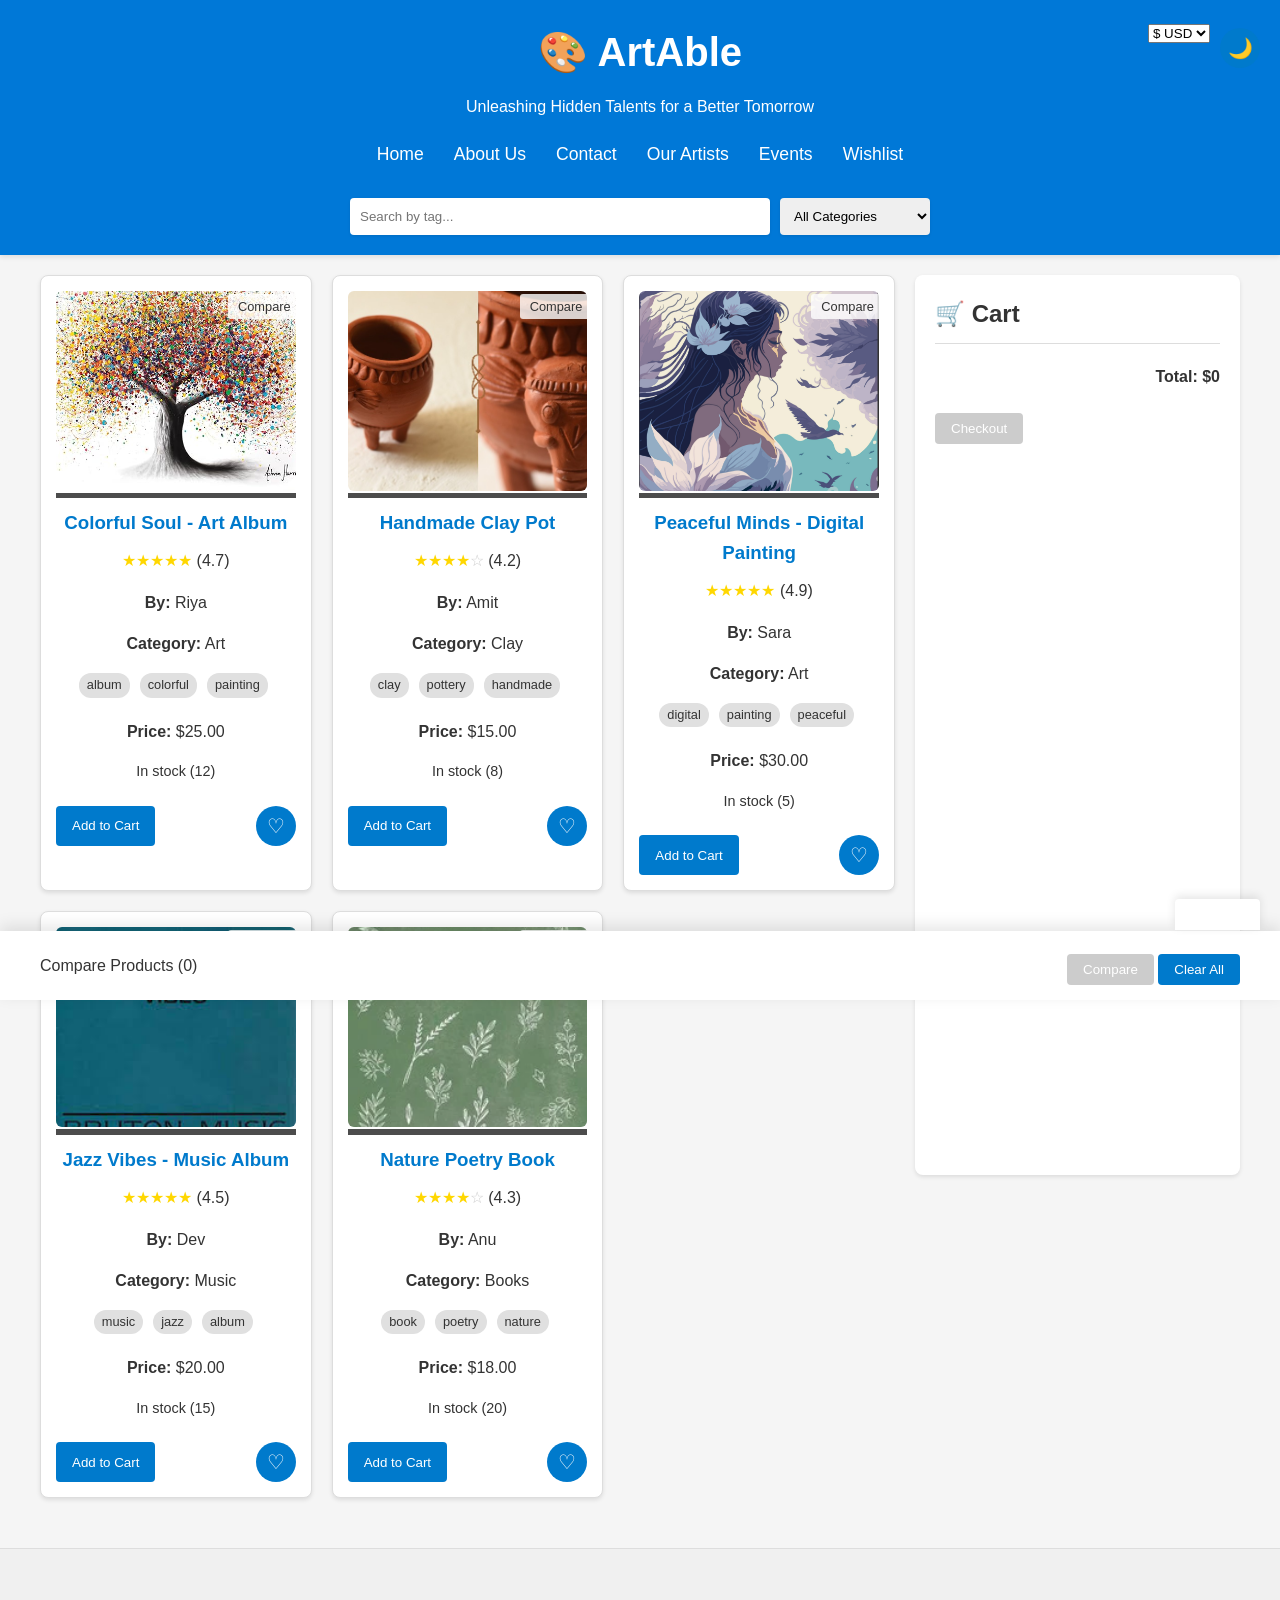
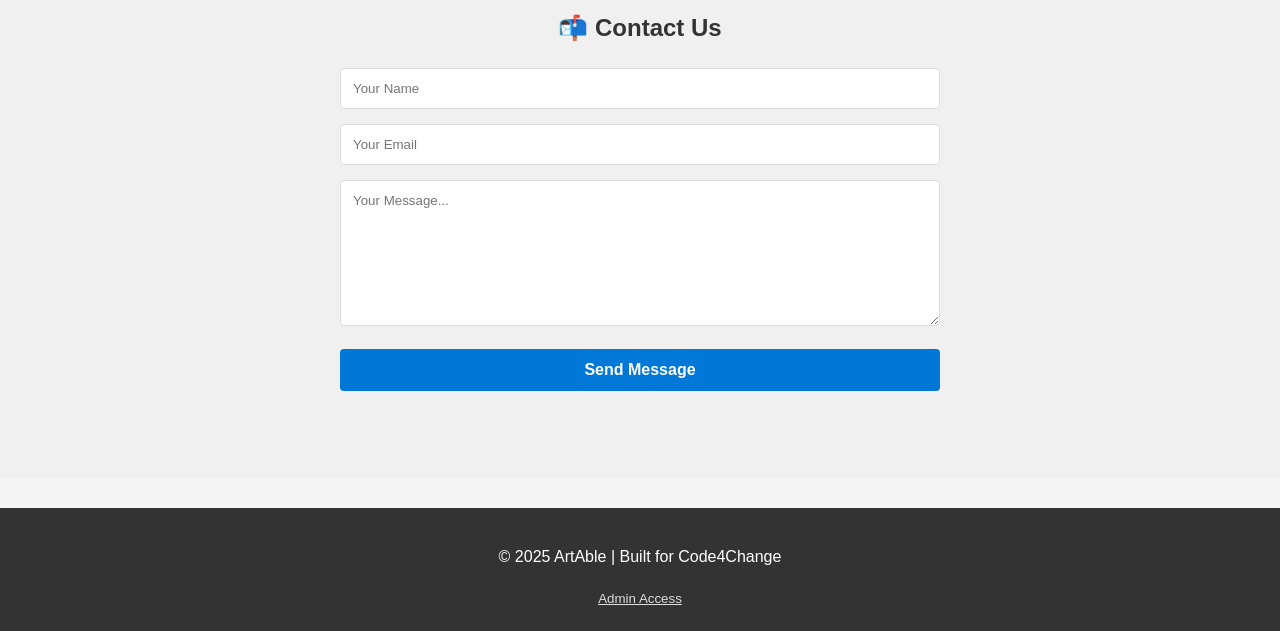
<file: index.html>
<!DOCTYPE html>
<html lang="en">
  <head>
    <meta charset="UTF-8" />
    <meta name="viewport" content="width=device-width, initial-scale=1.0" />
    <title>ArtAble - Shop Inclusive</title>
    <link rel="stylesheet" href="style.css" />
  </head>
  <body>
    <header>
      <h1>🎨 ArtAble</h1>
      <p>Unleashing Hidden Talents for a Better Tomorrow</p>
      <nav>
        <ul class="main-nav">
          <li><a href="index.html">Home</a></li>
          <li><a href="about.html">About Us</a></li>
          <li><a href="#contact">Contact</a></li>
          <li><a href="artists.html">Our Artists</a></li>
          <li><a href="events.html">Events</a></li>
        </ul>
        <div class="search-filter">
          <input type="text" id="search" placeholder="Search by tag..." />
          <select id="category-filter">
            <option value="">All Categories</option>
            <option value="Art">Art</option>
            <option value="Clay">Clay</option>
            <option value="Music">Music</option>
            <option value="Books">Books</option>
          </select>
        </div>
      </nav>
    </header>

    <main>
      <section id="products"></section>
      <aside id="cart">
        <h2>🛒 Cart</h2>
        <ul id="cart-items"></ul>
        <div id="cart-total">Total: $0</div>
        <button id="checkout-btn" disabled>Checkout</button>
      </aside>
    </main>

    <section id="contact">
      <h2>📬 Contact Us</h2>
      <form id="contact-form">
        <input type="text" name="name" placeholder="Your Name" required />
        <input type="email" name="email" placeholder="Your Email" required />
        <textarea
          name="message"
          placeholder="Your Message..."
          required
        ></textarea>
        <button type="submit">Send Message</button>
        <p id="msg-status"></p>
      </form>
    </section>

    <footer>
      <p>&copy; 2025 ArtAble | Built for Code4Change</p>
      <small><a href="admin.html">Admin Access</a></small>
    </footer>
    <script src="script.js"></script>
  </body>
</html>
</file>
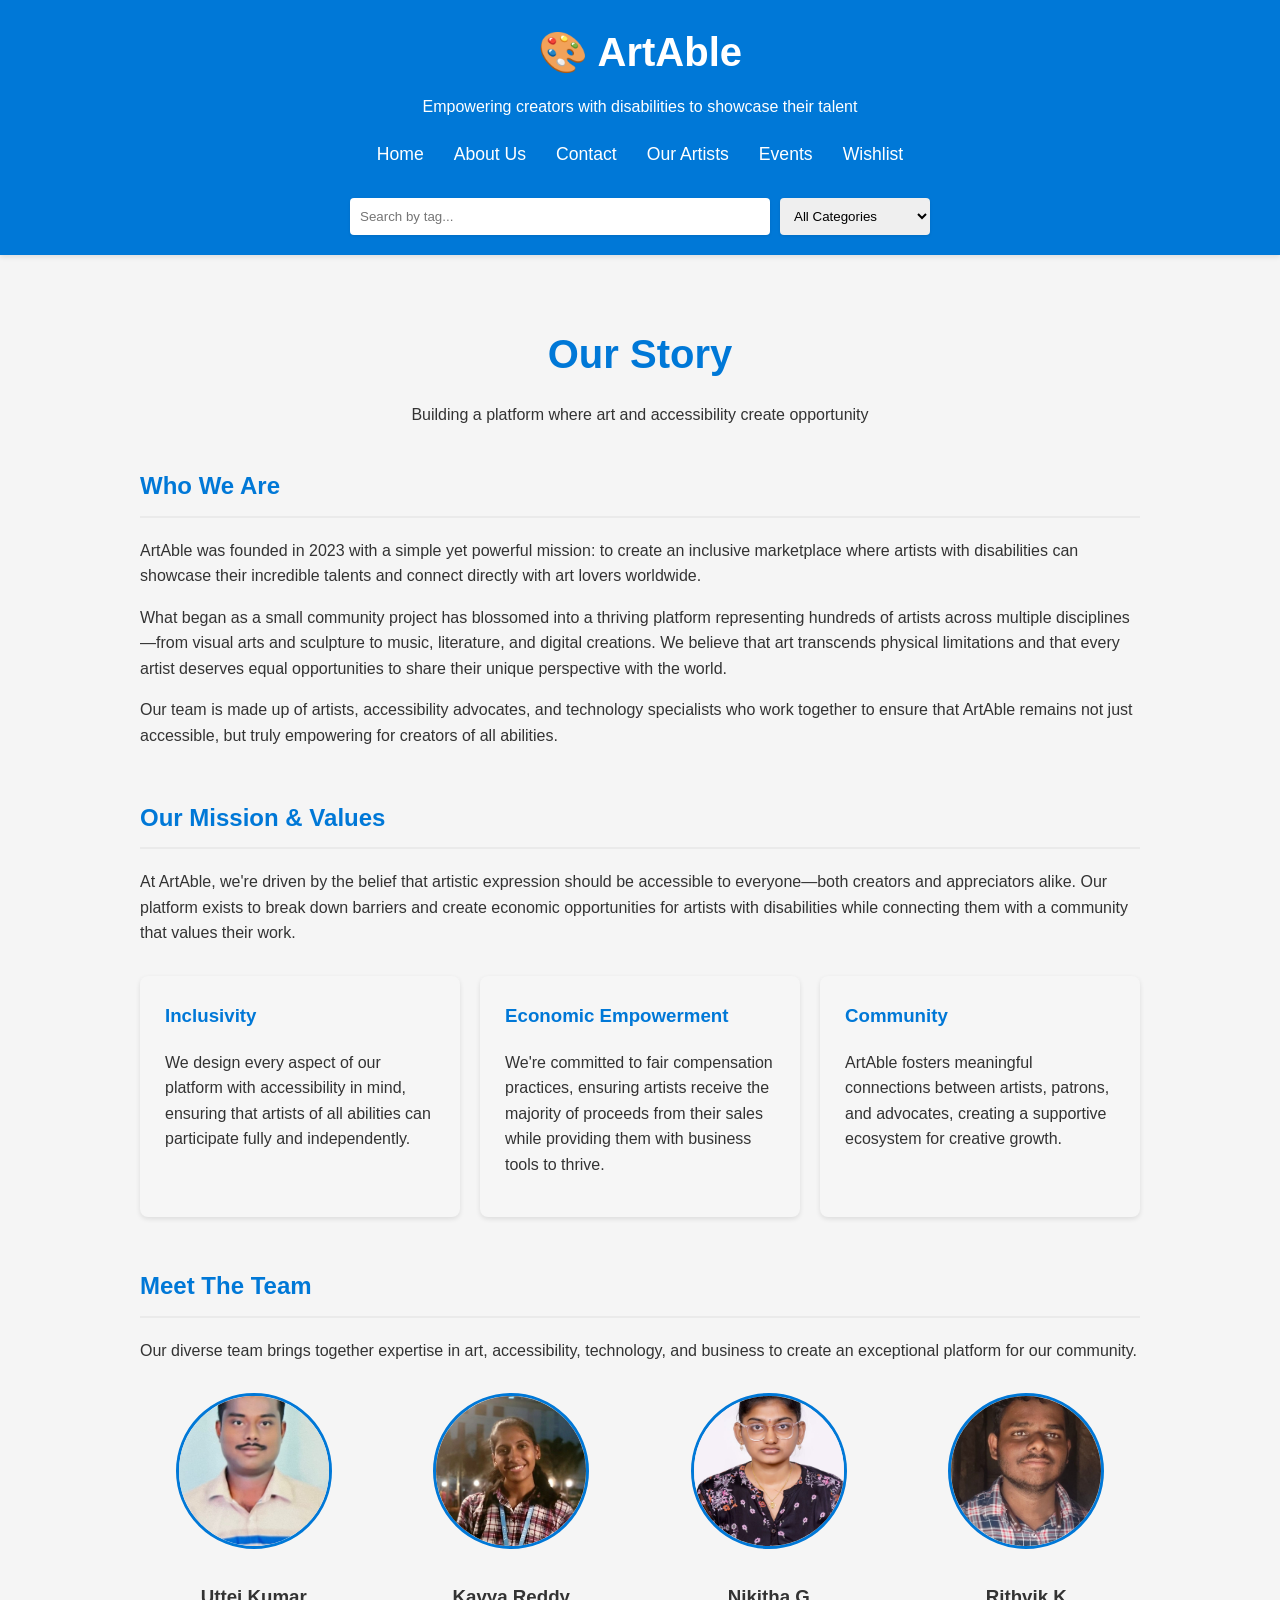
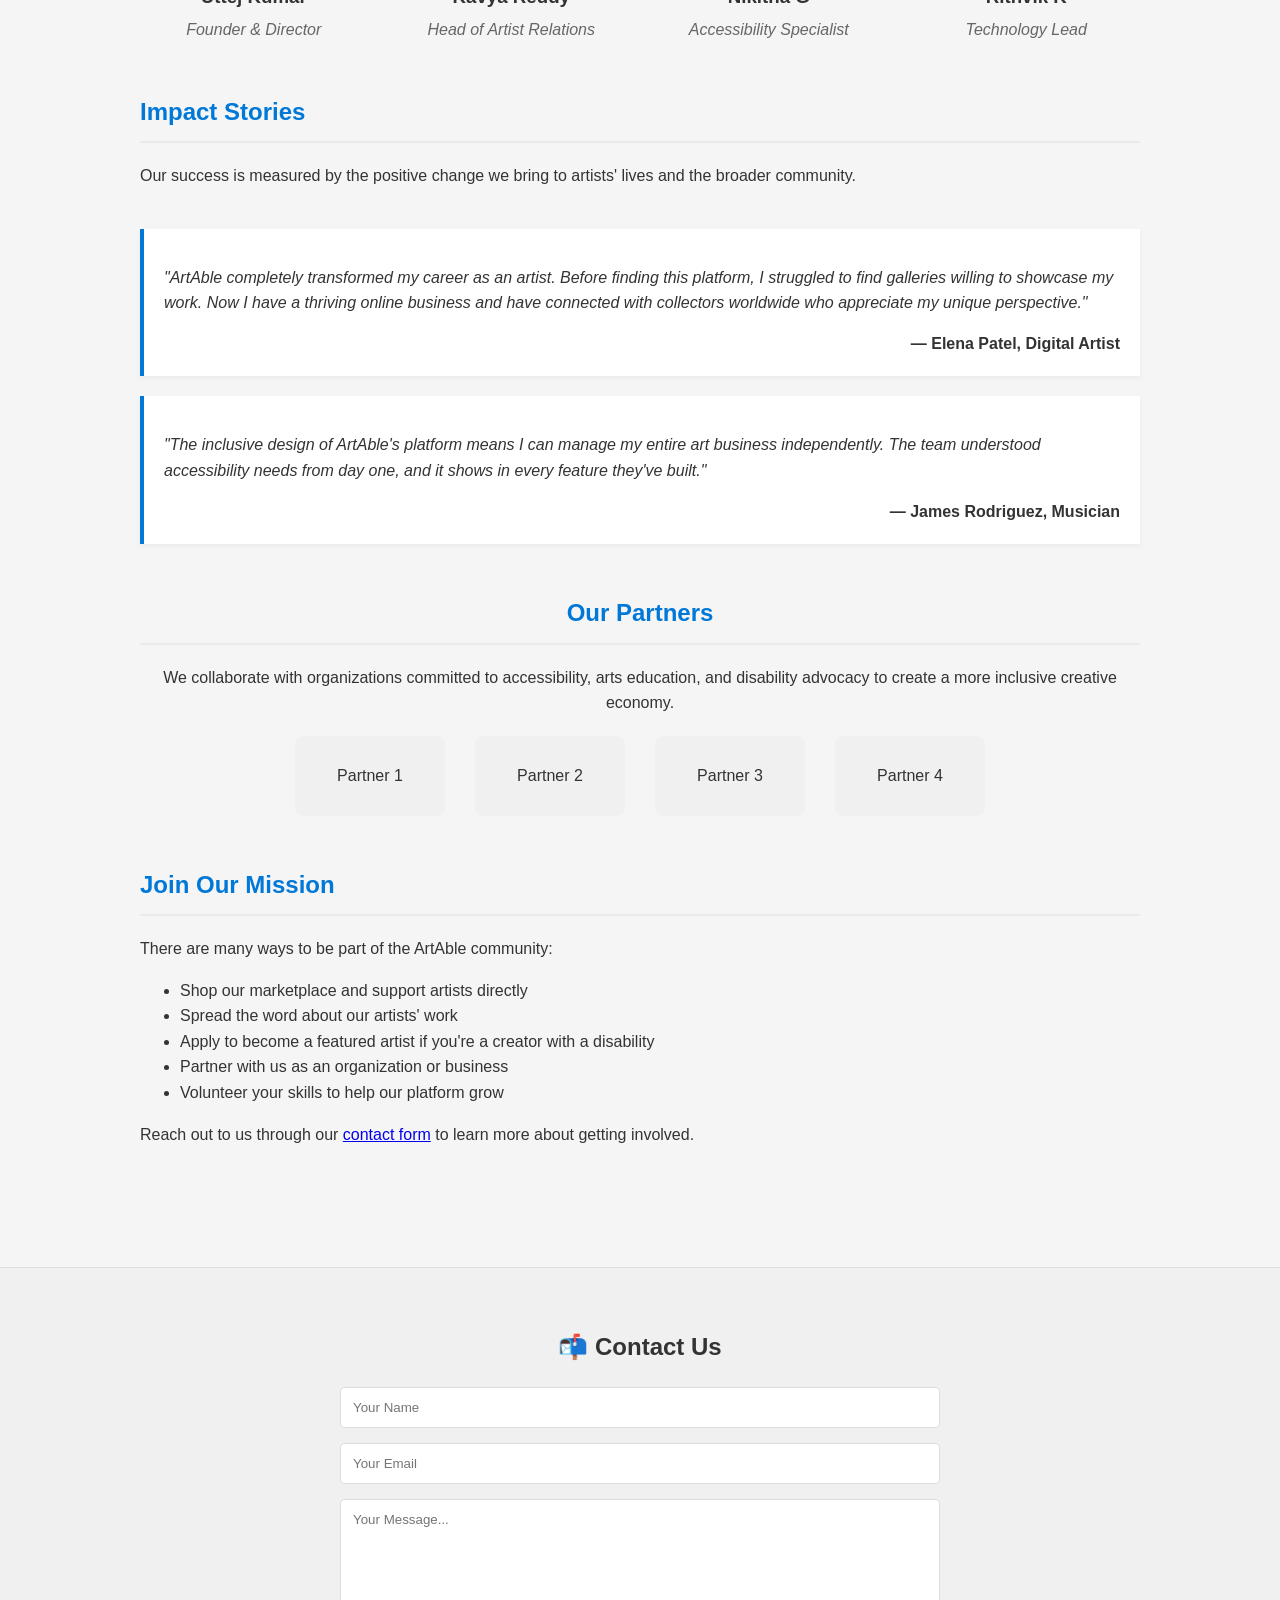
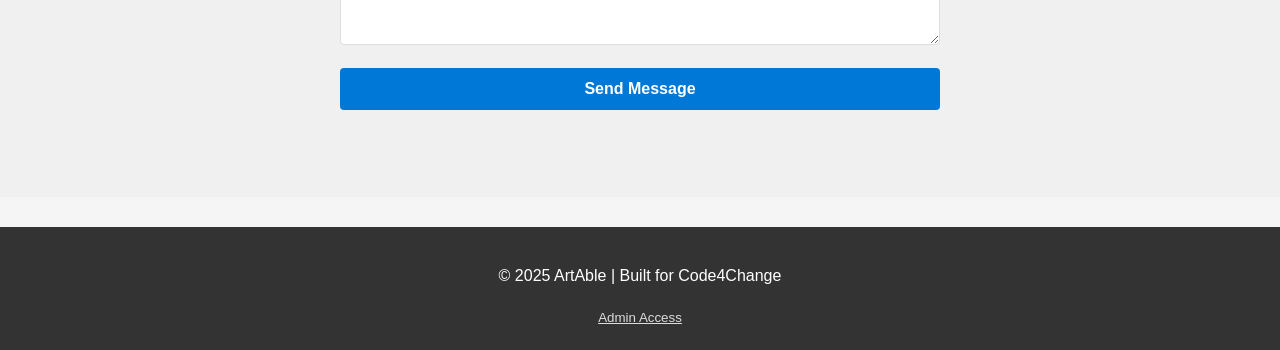
<file: about.html>
<!DOCTYPE html>
<html lang="en">
  <head>
    <meta charset="UTF-8" />
    <meta name="viewport" content="width=device-width, initial-scale=1.0" />
    <title>About Us - ArtAble</title>
    <link rel="stylesheet" href="style.css" />
    <style>
      /* Additional styles specific to the about page */
      .about-container {
        max-width: 1000px;
        margin: 0 auto;
        padding: 40px 20px;
      }

      .about-header {
        text-align: center;
        margin-bottom: 40px;
      }

      .about-header h1 {
        font-size: 2.5rem;
        color: #0078d7;
        margin-bottom: 15px;
      }

      .about-section {
        margin-bottom: 50px;
      }

      .about-section h2 {
        color: #0078d7;
        margin-bottom: 20px;
        border-bottom: 2px solid #eaeaea;
        padding-bottom: 10px;
      }

      .about-section p {
        line-height: 1.6;
        margin-bottom: 15px;
      }

      .team-grid {
        display: grid;
        grid-template-columns: repeat(auto-fill, minmax(200px, 1fr));
        gap: 30px;
        margin-top: 30px;
      }

      .team-member {
        text-align: center;
      }

      .team-member img {
        width: 150px;
        height: 150px;
        border-radius: 50%;
        object-fit: cover;
        margin-bottom: 15px;
        border: 3px solid #0078d7;
      }

      .team-member h3 {
        margin: 10px 0 5px;
      }

      .team-member p {
        font-style: italic;
        color: #666;
        margin: 0;
      }

      .mission-values {
        display: grid;
        grid-template-columns: repeat(auto-fit, minmax(300px, 1fr));
        gap: 20px;
        margin-top: 30px;
      }

      .value-card {
        background-color: #f6f6f6;
        padding: 25px;
        border-radius: 8px;
        box-shadow: 0 2px 5px rgba(0, 0, 0, 0.1);
      }

      .value-card h3 {
        color: #0078d7;
        margin-top: 0;
      }

      .testimonials {
        margin-top: 40px;
      }

      .testimonial {
        background: #ffffff;
        border-left: 4px solid #0078d7;
        padding: 20px;
        margin-bottom: 20px;
        box-shadow: 0 2px 5px rgba(0, 0, 0, 0.05);
      }

      .testimonial p {
        font-style: italic;
      }

      .testimonial-author {
        font-weight: bold;
        text-align: right;
      }

      .partners-section {
        text-align: center;
      }

      .partners-logos {
        display: flex;
        justify-content: center;
        flex-wrap: wrap;
        gap: 30px;
        margin-top: 20px;
      }

      .partner-logo {
        width: 150px;
        height: 80px;
        background-color: #f0f0f0;
        display: flex;
        align-items: center;
        justify-content: center;
        border-radius: 8px;
      }

      @media (max-width: 768px) {
        .mission-values {
          grid-template-columns: 1fr;
        }

        .team-grid {
          grid-template-columns: repeat(2, 1fr);
        }
      }

      @media (max-width: 480px) {
        .team-grid {
          grid-template-columns: 1fr;
        }
      }
    </style>
  </head>
  <body>
    <header>
      <h1>🎨 ArtAble</h1>
      <p>Empowering creators with disabilities to showcase their talent</p>
      <nav>
        <ul class="main-nav">
          <li><a href="index.html">Home</a></li>
          <li><a href="about.html">About Us</a></li>
          <li><a href="index.html#contact">Contact</a></li>
          <li><a href="artists.html">Our Artists</a></li>
          <li><a href="events.html">Events</a></li>
          <li><a href="wishlist.html">Wishlist</a></li>
        </ul>
        <div class="search-filter">
          <input type="text" id="search" placeholder="Search by tag..." />
          <select id="category-filter">
            <option value="">All Categories</option>
            <option value="Art">Art</option>
            <option value="Clay">Clay</option>
            <option value="Music">Music</option>
            <option value="Books">Books</option>
          </select>
        </div>
      </nav>
    </header>

    <div class="about-container">
      <div class="about-header">
        <h1>Our Story</h1>
        <p>
          Building a platform where art and accessibility create opportunity
        </p>
      </div>

      <div class="about-section">
        <h2>Who We Are</h2>
        <p>
          ArtAble was founded in 2023 with a simple yet powerful mission: to
          create an inclusive marketplace where artists with disabilities can
          showcase their incredible talents and connect directly with art lovers
          worldwide.
        </p>
        <p>
          What began as a small community project has blossomed into a thriving
          platform representing hundreds of artists across multiple
          disciplines—from visual arts and sculpture to music, literature, and
          digital creations. We believe that art transcends physical limitations
          and that every artist deserves equal opportunities to share their
          unique perspective with the world.
        </p>
        <p>
          Our team is made up of artists, accessibility advocates, and
          technology specialists who work together to ensure that ArtAble
          remains not just accessible, but truly empowering for creators of all
          abilities.
        </p>
      </div>

      <div class="about-section">
        <h2>Our Mission & Values</h2>
        <p>
          At ArtAble, we're driven by the belief that artistic expression should
          be accessible to everyone—both creators and appreciators alike. Our
          platform exists to break down barriers and create economic
          opportunities for artists with disabilities while connecting them with
          a community that values their work.
        </p>

        <div class="mission-values">
          <div class="value-card">
            <h3>Inclusivity</h3>
            <p>
              We design every aspect of our platform with accessibility in mind,
              ensuring that artists of all abilities can participate fully and
              independently.
            </p>
          </div>

          <div class="value-card">
            <h3>Economic Empowerment</h3>
            <p>
              We're committed to fair compensation practices, ensuring artists
              receive the majority of proceeds from their sales while providing
              them with business tools to thrive.
            </p>
          </div>

          <div class="value-card">
            <h3>Community</h3>
            <p>
              ArtAble fosters meaningful connections between artists, patrons,
              and advocates, creating a supportive ecosystem for creative
              growth.
            </p>
          </div>
        </div>
      </div>

      <div class="about-section">
        <h2>Meet The Team</h2>
        <p>
          Our diverse team brings together expertise in art, accessibility,
          technology, and business to create an exceptional platform for our
          community.
        </p>

        <div class="team-grid">
          <div class="team-member">
            <img src="images\uttej.jpg" />
            <h3>Uttej Kumar</h3>
            <p>Founder & Director</p>
          </div>

          <div class="team-member">
            <img src="images\kavya.jpg" alt="Photo of David Chen" />
            <h3>Kavya Reddy</h3>
            <p>Head of Artist Relations</p>
          </div>

          <div class="team-member">
            <img
              src="images\nikitha.jpg"
              alt="Photo of Sophia Rodriguez"
            />
            <h3>Nikitha G</h3>
            <p>Accessibility Specialist</p>
          </div>

          <div class="team-member">
            <img
              src="images\rithvik.jpg"
              alt="Photo of Marcus Williams"
            />
            <h3>Rithvik K</h3>
            <p>Technology Lead</p>
          </div>
        </div>
      </div>

      <div class="about-section">
        <h2>Impact Stories</h2>
        <p>
          Our success is measured by the positive change we bring to artists'
          lives and the broader community.
        </p>

        <div class="testimonials">
          <div class="testimonial">
            <p>
              "ArtAble completely transformed my career as an artist. Before
              finding this platform, I struggled to find galleries willing to
              showcase my work. Now I have a thriving online business and have
              connected with collectors worldwide who appreciate my unique
              perspective."
            </p>
            <div class="testimonial-author">— Elena Patel, Digital Artist</div>
          </div>

          <div class="testimonial">
            <p>
              "The inclusive design of ArtAble's platform means I can manage my
              entire art business independently. The team understood
              accessibility needs from day one, and it shows in every feature
              they've built."
            </p>
            <div class="testimonial-author">— James Rodriguez, Musician</div>
          </div>
        </div>
      </div>

      <div class="about-section partners-section">
        <h2>Our Partners</h2>
        <p>
          We collaborate with organizations committed to accessibility, arts
          education, and disability advocacy to create a more inclusive creative
          economy.
        </p>

        <div class="partners-logos">
          <div class="partner-logo">Partner 1</div>
          <div class="partner-logo">Partner 2</div>
          <div class="partner-logo">Partner 3</div>
          <div class="partner-logo">Partner 4</div>
        </div>
      </div>

      <div class="about-section">
        <h2>Join Our Mission</h2>
        <p>There are many ways to be part of the ArtAble community:</p>
        <ul>
          <li>Shop our marketplace and support artists directly</li>
          <li>Spread the word about our artists' work</li>
          <li>
            Apply to become a featured artist if you're a creator with a
            disability
          </li>
          <li>Partner with us as an organization or business</li>
          <li>Volunteer your skills to help our platform grow</li>
        </ul>
        <p>
          Reach out to us through our
          <a href="index.html#contact">contact form</a> to learn more about
          getting involved.
        </p>
      </div>
    </div>

    <section id="contact">
      <h2>📬 Contact Us</h2>
      <form id="contact-form">
        <input type="text" name="name" placeholder="Your Name" required />
        <input type="email" name="email" placeholder="Your Email" required />
        <textarea
          name="message"
          placeholder="Your Message..."
          required
        ></textarea>
        <button type="submit">Send Message</button>
        <p id="msg-status"></p>
      </form>
    </section>

    <footer>
      <p>&copy; 2025 ArtAble | Built for Code4Change</p>
      <small><a href="admin.html">Admin Access</a></small>
    </footer>
  </body>
</html>
</file>
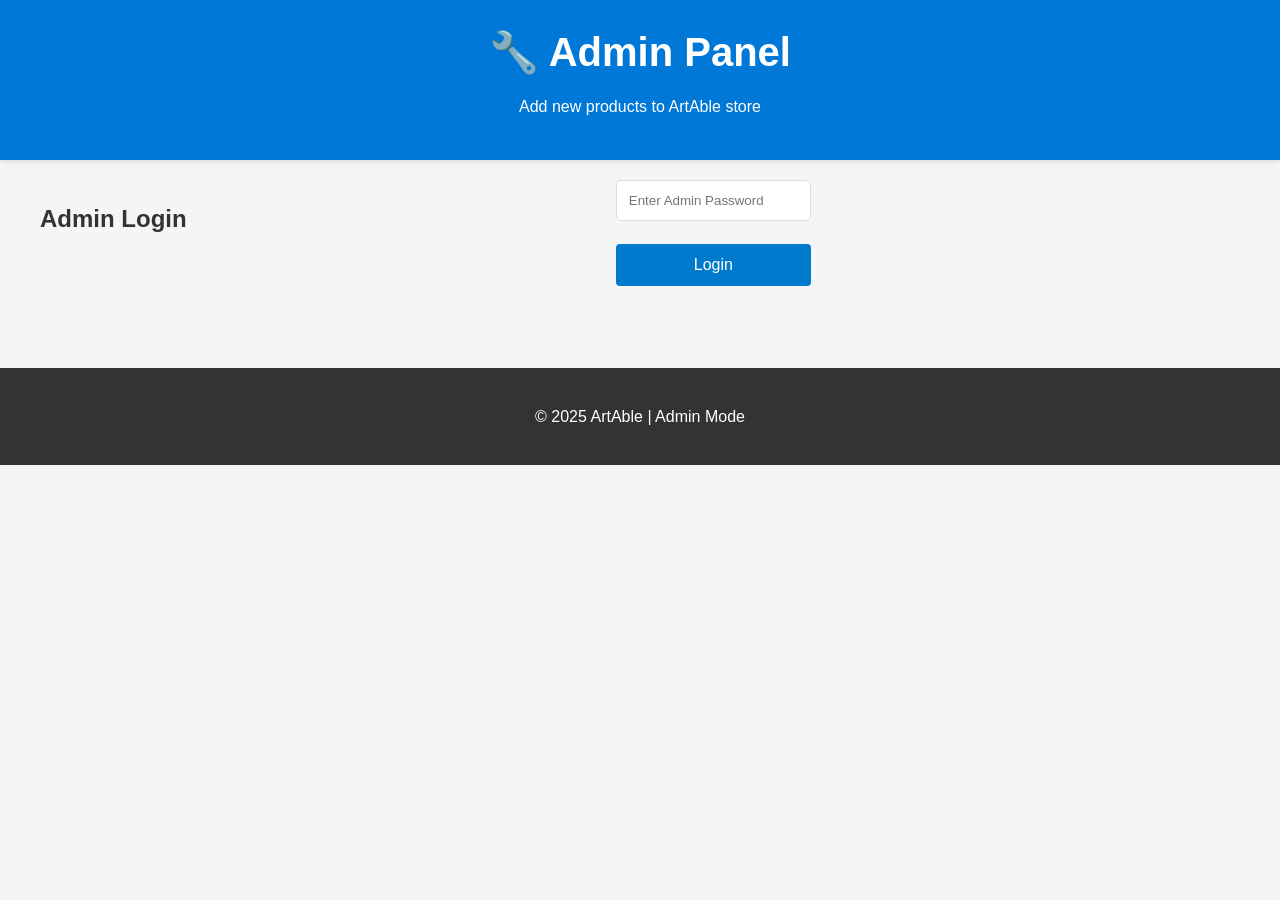
<file: admin.html>
<!DOCTYPE html>
<html lang="en">
  <head>
    <meta charset="UTF-8" />
    <title>Admin Panel - ArtAble</title>
    <meta name="viewport" content="width=device-width, initial-scale=1.0" />
    <link rel="stylesheet" href="style.css" />
  </head>
  <body>
    <header>
      <h1>🔧 Admin Panel</h1>
      <p>Add new products to ArtAble store</p>
    </header>

    <main id="login-section">
      <h2>Admin Login</h2>
      <form id="login-form">
        <input
          type="password"
          placeholder="Enter Admin Password"
          id="admin-password"
          required
        />
        <button type="submit">Login</button>
        <p id="login-msg"></p>
      </form>
    </main>

    <main id="admin-panel" style="display: none">
      <form id="admin-form">
        <input type="text" placeholder="Product Name" id="name" required />
        <input type="text" placeholder="Creator Name" id="creator" required />
        <input
          type="number"
          placeholder="Price"
          id="price"
          min="0.01"
          step="0.01"
          required
        />
        <input type="url" placeholder="Image URL" id="img" required />
        <select id="product-category" required>
          <option value="">Select Category</option>
          <option value="Art">Art</option>
          <option value="Clay">Clay</option>
          <option value="Music">Music</option>
          <option value="Books">Books</option>
        </select>
        <input
          type="text"
          placeholder="Tags (comma separated)"
          id="tags"
          required
        />
        <button type="submit">Add Product</button>
        <p id="admin-msg"></p>
      </form>

      <section>
        <h2>🖼️ Preview of Added Products</h2>
        <ul id="preview-list"></ul>
      </section>

      <div class="admin-actions">
        <button id="back-to-store">Return to Store</button>
      </div>
    </main>

    <footer>
      <p>&copy; 2025 ArtAble | Admin Mode</p>
    </footer>

    <script src="admin.js"></script>
  </body>
</html>
</file>
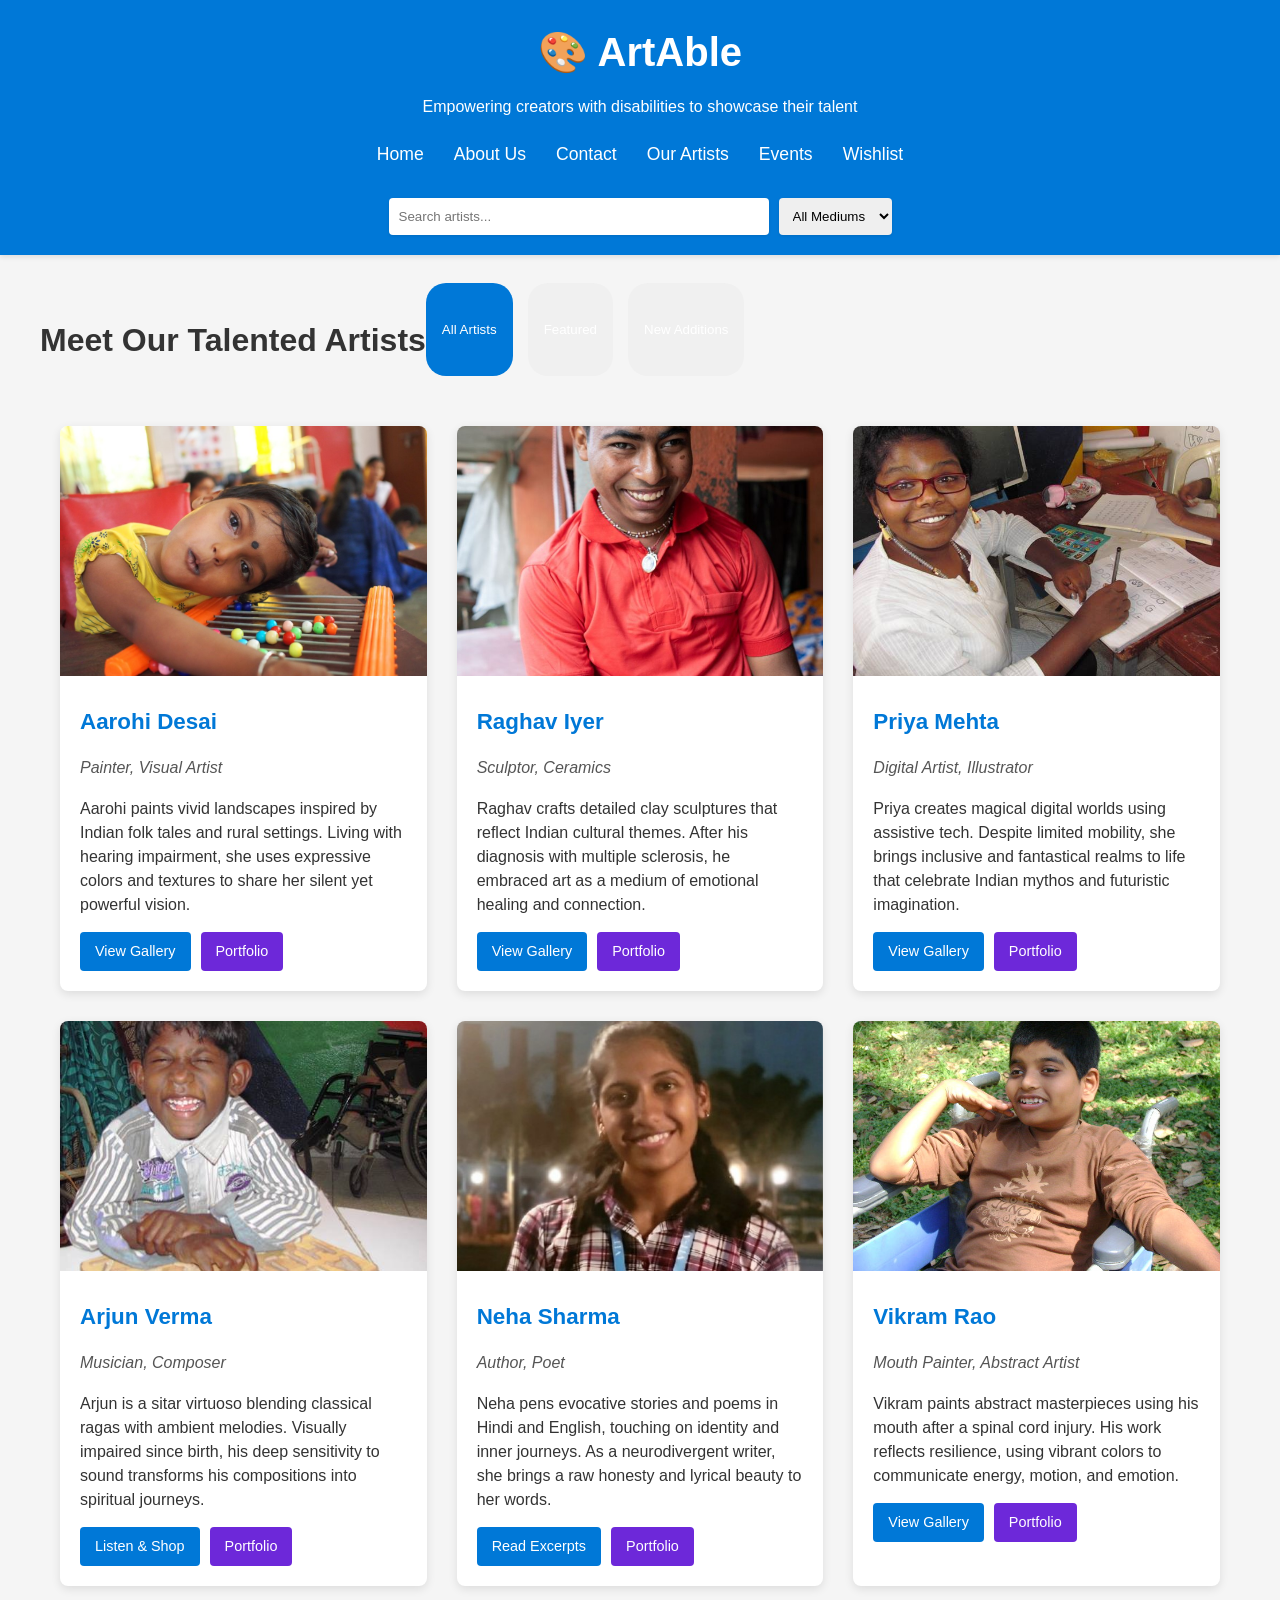
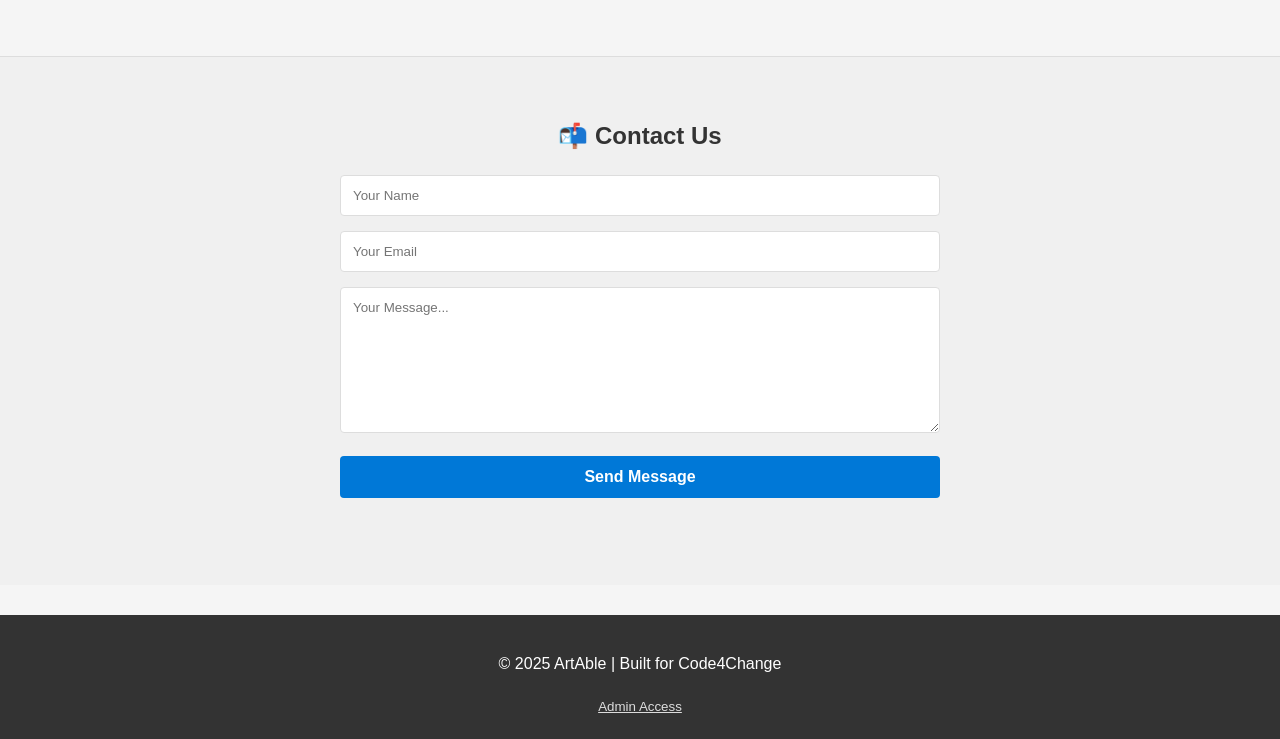
<file: artists.html>
<!DOCTYPE html>
<html lang="en">
  <head>
    <meta charset="UTF-8" />
    <meta name="viewport" content="width=device-width, initial-scale=1.0" />
    <title>Our Artists - ArtAble</title>
    <link rel="stylesheet" href="style.css" />
    <style>
      /* Additional styles specific to the artists page */
      .artists-container {
        display: grid;
        grid-template-columns: repeat(auto-fill, minmax(300px, 1fr));
        gap: 30px;
        padding: 20px;
        max-width: 1200px;
        margin: 0 auto;
      }

      .artist-card {
        background-color: white;
        border-radius: 8px;
        overflow: hidden;
        box-shadow: 0 3px 10px rgba(0, 0, 0, 0.1);
        transition: transform 0.3s ease;
      }

      .artist-card:hover {
        transform: translateY(-5px);
      }

      .artist-image {
        width: 100%;
        height: 250px;
        object-fit: cover;
      }

      .artist-info {
        padding: 20px;
      }

      .artist-name {
        font-size: 1.4rem;
        margin: 0 0 10px 0;
        color: #0078d7;
      }

      .artist-specialty {
        color: #555;
        font-style: italic;
        margin-bottom: 10px;
      }

      .artist-bio {
        margin-bottom: 15px;
        line-height: 1.5;
      }

      .artist-links {
        display: flex;
        gap: 10px;
      }

      .artist-link {
        display: inline-block;
        padding: 8px 15px;
        background-color: #0078d7;
        color: white;
        text-decoration: none;
        border-radius: 4px;
        font-size: 0.9rem;
      }

      .artist-link:hover {
        background-color: #0056a3;
      }

      .artist-link.portfolio {
        background-color: #6d28d9;
      }

      .artist-link.portfolio:hover {
        background-color: #5b21b6;
      }

      .page-title {
        text-align: center;
        margin: 40px 0;
        color: #333;
      }

      .artist-filters {
        display: flex;
        justify-content: center;
        gap: 15px;
        margin-bottom: 30px;
        flex-wrap: wrap;
      }

      .filter-btn {
        padding: 8px 16px;
        background-color: #f0f0f0;
        border: none;
        border-radius: 20px;
        cursor: pointer;
        transition: all 0.2s ease;
      }

      .filter-btn:hover,
      .filter-btn.active {
        background-color: #0078d7;
        color: white;
      }

      @media (max-width: 768px) {
        .artists-container {
          grid-template-columns: 1fr;
        }
      }
    </style>
  </head>
  <body>
    <header>
      <h1>🎨 ArtAble</h1>
      <p>Empowering creators with disabilities to showcase their talent</p>
      <nav>
        <ul class="main-nav">
          <li><a href="index.html">Home</a></li>
          <li><a href="about.html">About Us</a></li>
          <li><a href="index.html#contact">Contact</a></li>
          <li><a href="artists.html">Our Artists</a></li>
          <li><a href="events.html">Events</a></li>
          <li><a href="wishlist.html">Wishlist</a></li>
        </ul>
        <div class="search-filter">
          <input
            type="text"
            id="artist-search"
            placeholder="Search artists..."
          />
          <select id="medium-filter">
            <option value="">All Mediums</option>
            <option value="painting">Painting</option>
            <option value="sculpture">Sculpture</option>
            <option value="digital">Digital Art</option>
            <option value="music">Music</option>
            <option value="literature">Literature</option>
          </select>
        </div>
      </nav>
    </header>

    <main>
      <h1 class="page-title">Meet Our Talented Artists</h1>

      <div class="artist-filters">
        <button class="filter-btn active" data-filter="all">All Artists</button>
        <button class="filter-btn" data-filter="featured">Featured</button>
        <button class="filter-btn" data-filter="new">New Additions</button>
      </div>

      <!-- Updated Artist Section with Indian Names and Context -->
      <!-- Updated Artist Section with Indian Names and Real Image Links -->
      <div class="artists-container">
        <!-- Artist 1: Aarohi Desai -->
        <div class="artist-card" data-categories="featured painting">
          <img
            src="images\artist1f.jpg"
            alt="Aarohi Desai painting a landscape"
            class="artist-image"
          />
          <div class="artist-info">
            <h2 class="artist-name">Aarohi Desai</h2>
            <p class="artist-specialty">Painter, Visual Artist</p>
            <p class="artist-bio">
              Aarohi paints vivid landscapes inspired by Indian folk tales and
              rural settings. Living with hearing impairment, she uses
              expressive colors and textures to share her silent yet powerful
              vision.
            </p>
            <div class="artist-links">
              <a href="artist-aarohi.html" class="artist-link">View Gallery</a>
              <a href="https://aarohidesai.art" class="artist-link portfolio"
                >Portfolio</a
              >
            </div>
          </div>
        </div>

        <!-- Artist 2: Raghav Iyer -->
        <div class="artist-card" data-categories="sculpture new">
          <img
            src="images\artist2m.jpg"
            alt="Raghav Iyer sculpting a clay statue"
            class="artist-image"
          />
          <div class="artist-info">
            <h2 class="artist-name">Raghav Iyer</h2>
            <p class="artist-specialty">Sculptor, Ceramics</p>
            <p class="artist-bio">
              Raghav crafts detailed clay sculptures that reflect Indian
              cultural themes. After his diagnosis with multiple sclerosis, he
              embraced art as a medium of emotional healing and connection.
            </p>
            <div class="artist-links">
              <a href="artist-raghav.html" class="artist-link">View Gallery</a>
              <a href="https://raghaviyer.in" class="artist-link portfolio"
                >Portfolio</a
              >
            </div>
          </div>
        </div>

        <!-- Artist 3: Priya Mehta -->
        <div class="artist-card" data-categories="digital featured">
          <img
            src="images\artist6f.jpg"
            alt="Priya Mehta working on digital art"
            class="artist-image"
          />
          <div class="artist-info">
            <h2 class="artist-name">Priya Mehta</h2>
            <p class="artist-specialty">Digital Artist, Illustrator</p>
            <p class="artist-bio">
              Priya creates magical digital worlds using assistive tech. Despite
              limited mobility, she brings inclusive and fantastical realms to
              life that celebrate Indian mythos and futuristic imagination.
            </p>
            <div class="artist-links">
              <a href="artist-priya.html" class="artist-link">View Gallery</a>
              <a href="https://priyamehta.art" class="artist-link portfolio"
                >Portfolio</a
              >
            </div>
          </div>
        </div>

        <!-- Artist 4: Arjun Verma -->
        <div class="artist-card" data-categories="music">
          <img
            src="images\artist4m.jpg"
            alt="Arjun Verma playing sitar"
            class="artist-image"
          />
          <div class="artist-info">
            <h2 class="artist-name">Arjun Verma</h2>
            <p class="artist-specialty">Musician, Composer</p>
            <p class="artist-bio">
              Arjun is a sitar virtuoso blending classical ragas with ambient
              melodies. Visually impaired since birth, his deep sensitivity to
              sound transforms his compositions into spiritual journeys.
            </p>
            <div class="artist-links">
              <a href="artist-arjun.html" class="artist-link">Listen & Shop</a>
              <a href="https://arjunverma.in" class="artist-link portfolio"
                >Portfolio</a
              >
            </div>
          </div>
        </div>

        <!-- Artist 5: Neha Sharma -->
        <div class="artist-card" data-categories="literature new">
          <img
            src="images\kavya.jpg"
            alt="Neha Sharma writing poetry"
            class="artist-image"
          />
          <div class="artist-info">
            <h2 class="artist-name">Neha Sharma</h2>
            <p class="artist-specialty">Author, Poet</p>
            <p class="artist-bio">
              Neha pens evocative stories and poems in Hindi and English,
              touching on identity and inner journeys. As a neurodivergent
              writer, she brings a raw honesty and lyrical beauty to her words.
            </p>
            <div class="artist-links">
              <a href="artist-neha.html" class="artist-link">Read Excerpts</a>
              <a href="https://nehasharma.in" class="artist-link portfolio"
                >Portfolio</a
              >
            </div>
          </div>
        </div>

        <!-- Artist 6: Vikram Rao -->
        <div class="artist-card" data-categories="painting featured">
          <img
            src="images\artist3m.jpg"
            alt="Vikram Rao painting with mouth"
            class="artist-image"
          />
          <div class="artist-info">
            <h2 class="artist-name">Vikram Rao</h2>
            <p class="artist-specialty">Mouth Painter, Abstract Artist</p>
            <p class="artist-bio">
              Vikram paints abstract masterpieces using his mouth after a spinal
              cord injury. His work reflects resilience, using vibrant colors to
              communicate energy, motion, and emotion.
            </p>
            <div class="artist-links">
              <a href="artist-vikram.html" class="artist-link">View Gallery</a>
              <a href="https://vikramrao.art" class="artist-link portfolio"
                >Portfolio</a
              >
            </div>
          </div>
        </div>
      </div>
    </main>

    <section id="contact">
      <h2>📬 Contact Us</h2>
      <form id="contact-form">
        <input type="text" name="name" placeholder="Your Name" required />
        <input type="email" name="email" placeholder="Your Email" required />
        <textarea
          name="message"
          placeholder="Your Message..."
          required
        ></textarea>
        <button type="submit">Send Message</button>
        <p id="msg-status"></p>
      </form>
    </section>

    <footer>
      <p>&copy; 2025 ArtAble | Built for Code4Change</p>
      <small><a href="admin.html">Admin Access</a></small>
    </footer>

    <script>
      // Simple filtering functionality
      document.addEventListener("DOMContentLoaded", function () {
        const filterButtons = document.querySelectorAll(".filter-btn");
        const artistCards = document.querySelectorAll(".artist-card");
        const searchInput = document.getElementById("artist-search");
        const mediumFilter = document.getElementById("medium-filter");

        // Filter buttons
        filterButtons.forEach((button) => {
          button.addEventListener("click", function () {
            // Remove active class from all buttons
            filterButtons.forEach((btn) => btn.classList.remove("active"));
            // Add active class to clicked button
            this.classList.add("active");

            const filter = this.getAttribute("data-filter");

            artistCards.forEach((card) => {
              if (filter === "all") {
                card.style.display = "block";
              } else {
                const categories = card.getAttribute("data-categories");
                if (categories.includes(filter)) {
                  card.style.display = "block";
                } else {
                  card.style.display = "none";
                }
              }
            });
          });
        });

        // Search functionality
        searchInput.addEventListener("input", filterArtists);
        mediumFilter.addEventListener("change", filterArtists);

        function filterArtists() {
          const searchTerm = searchInput.value.toLowerCase();
          const mediumTerm = mediumFilter.value.toLowerCase();

          artistCards.forEach((card) => {
            const artistInfo = card
              .querySelector(".artist-info")
              .textContent.toLowerCase();
            const categories = card
              .getAttribute("data-categories")
              .toLowerCase();

            const matchesSearch =
              searchTerm === "" || artistInfo.includes(searchTerm);
            const matchesMedium =
              mediumTerm === "" || categories.includes(mediumTerm);

            if (matchesSearch && matchesMedium) {
              card.style.display = "block";
            } else {
              card.style.display = "none";
            }
          });
        }
      });
    </script>
  </body>
</html>
</file>
<file: style.css>
/* Base Styles */
:root {
    --primary-color: #007acc;
    --secondary-color: #f0f8ff;
    --text-color: #333;
    --light-bg: #fdfdfd;
    --border-color: #ddd;
    --accent-color: #e67e22;
}

body {
    font-family: 'Segoe UI', Tahoma, Geneva, Verdana, sans-serif;
    margin: 0;
    padding: 0;
    background: var(--light-bg);
    color: var(--text-color);
    line-height: 1.6;
}

/* Header Styles */
header {
    background-color: var(--primary-color);
    color: white;
    text-align: center;
    padding: 1.5em;
    box-shadow: 0 2px 5px rgba(0, 0, 0, 0.1);
}

header h1 {
    margin: 0;
    font-size: 2.5em;
}

/* Navigation */
nav {
    margin-top: 15px;
    display: flex;
    justify-content: center;
    gap: 10px;
    flex-wrap: wrap;
}

nav input,
nav select {
    padding: 10px;
    border-radius: 4px;
    border: none;
    box-shadow: 0 1px 3px rgba(0, 0, 0, 0.1);
}

nav input {
    width: 60%;
    max-width: 400px;
}

/* Main Layout */
main {
    display: flex;
    flex-wrap: wrap;
    padding: 20px;
    max-width: 1200px;
    margin: 0 auto;
}

/* Products Display */
#products {
    flex: 3;
    display: grid;
    grid-template-columns: repeat(auto-fill, minmax(250px, 1fr));
    gap: 25px;
}

.product-card {
    border: 1px solid var(--border-color);
    padding: 15px;
    background: white;
    border-radius: 8px;
    text-align: center;
    transition: transform 0.3s, box-shadow 0.3s;
    box-shadow: 0 2px 5px rgba(0, 0, 0, 0.05);
}

.product-card:hover {
    transform: translateY(-5px);
    box-shadow: 0 5px 15px rgba(0, 0, 0, 0.1);
}

.product-card img {
    max-width: 100%;
    height: 180px;
    object-fit: cover;
    border-radius: 6px;
}

.product-card h3 {
    margin: 10px 0;
    color: var(--primary-color);
}

.product-tags {
    display: flex;
    flex-wrap: wrap;
    gap: 5px;
    justify-content: center;
    margin: 8px 0;
}

.tag {
    background: var(--secondary-color);
    padding: 3px 8px;
    border-radius: 12px;
    font-size: 0.8em;
}

/* Buttons */
button {
    padding: 8px 16px;
    background-color: var(--primary-color);
    color: white;
    border: none;
    border-radius: 4px;
    margin-top: 8px;
    cursor: pointer;
    transition: background-color 0.3s;
}

button:hover {
    background-color: #0066aa;
}

button:disabled {
    background-color: #cccccc;
    cursor: not-allowed;
}

/* Cart Styles */
#cart {
    flex: 1;
    min-width: 250px;
    padding: 15px;
    background: var(--secondary-color);
    border-radius: 8px;
    margin-left: 20px;
    position: sticky;
    top: 20px;
    max-height: 80vh;
    overflow-y: auto;
}

#cart h2 {
    margin-top: 0;
    border-bottom: 1px solid var(--border-color);
    padding-bottom: 10px;
}

#cart-items {
    list-style: none;
    padding: 0;
}

#cart-items li {
    border-bottom: 1px solid #e1e1e1;
    padding: 10px 0;
    display: flex;
    justify-content: space-between;
}

#cart-total {
    font-weight: bold;
    margin: 15px 0;
    text-align: right;
}

/* Contact Section */
#contact {
    background: var(--secondary-color);
    padding: 30px;
    margin-top: 30px;
    border-top: 1px solid var(--border-color);
}

#contact h2 {
    text-align: center;
    margin-bottom: 20px;
}

/* Forms */
form {
    display: flex;
    flex-direction: column;
    max-width: 500px;
    margin: auto;
}

form input,
form textarea,
form select {
    padding: 12px;
    margin-bottom: 15px;
    border-radius: 5px;
    border: 1px solid var(--border-color);
    font-family: inherit;
}

form textarea {
    min-height: 120px;
    resize: vertical;
}

form button {
    padding: 12px;
    font-size: 1em;
}

/* Admin Panel */
#admin-panel {
    max-width: 800px;
    margin: 0 auto;
}

#preview-list {
    list-style: none;
    padding: 0;
    display: grid;
    grid-template-columns: repeat(auto-fill, minmax(200px, 1fr));
    gap: 15px;
}

#preview-list li {
    border: 1px solid var(--border-color);
    padding: 10px;
    border-radius: 5px;
    background: white;
}

.admin-actions {
    margin-top: 30px;
    text-align: center;
}

/* Footer */
footer {
    text-align: center;
    padding: 20px;
    background-color: #eee;
    margin-top: 30px;
}

/* Responsive Design */
@media (max-width: 768px) {
    main {
        flex-direction: column;
    }

    #cart {
        margin-left: 0;
        margin-top: 20px;
        max-height: none;
        position: static;
    }

    .product-card {
        margin-bottom: 15px;
    }
}
/* Base styles */
body {
    font-family: 'Arial', sans-serif;
    margin: 0;
    padding: 0;
    background-color: #f5f5f5;
}

header {
    background-color: #0078d7;
    color: white;
    padding: 20px 0;
    text-align: center;
}

header h1 {
    margin: 0;
    font-size: 2.5rem;
    display: inline-flex;
    align-items: center;
    justify-content: center;
}

header p {
    margin: 10px 0 20px;
}

/* Navigation styles */
nav {
    display: flex;
    flex-direction: column;
    align-items: center;
    padding: 0 20px;
}

.main-nav {
    list-style: none;
    padding: 0;
    margin: 0 0 20px 0;
    display: flex;
    justify-content: center;
    flex-wrap: wrap;
}

.main-nav li {
    margin: 0 15px;
    display: inline-block;
}

.main-nav a {
    color: white;
    text-decoration: none;
    font-size: 1.1rem;
    padding: 5px 0;
    position: relative;
}

.main-nav a:hover {
    color: #ffcc00;
}

.main-nav a:hover::after {
    content: '';
    position: absolute;
    width: 100%;
    height: 2px;
    background-color: #ffcc00;
    bottom: 0;
    left: 0;
}

.search-filter {
    display: flex;
    justify-content: center;
    width: 100%;
    max-width: 600px;
    gap: 10px;
}

#search,
#category-filter {
    padding: 10px;
    border: none;
    border-radius: 4px;
}

#search {
    flex-grow: 1;
}

#category-filter {
    min-width: 150px;
}

/* Main content area */
main {
    display: flex;
    padding: 20px;
    max-width: 1200px;
    margin: 0 auto;
}

#products {
    flex: 3;
    display: grid;
    grid-template-columns: repeat(auto-fill, minmax(250px, 1fr));
    gap: 20px;
}

#cart {
    flex: 1;
    background-color: white;
    padding: 20px;
    border-radius: 8px;
    box-shadow: 0 2px 4px rgba(0, 0, 0, 0.1);
    margin-left: 20px;
    position: sticky;
    top: 20px;
    max-height: calc(100vh - 40px);
    overflow-y: auto;
}

/* Contact section */
#contact {
    background-color: #f0f0f0;
    padding: 40px 20px;
    text-align: center;
}

#contact-form {
    max-width: 600px;
    margin: 0 auto;
    display: flex;
    flex-direction: column;
}

#contact-form input,
#contact-form textarea,
#contact-form button {
    margin-bottom: 15px;
    padding: 12px;
    border: 1px solid #ddd;
    border-radius: 4px;
}

#contact-form button {
    background-color: #0078d7;
    color: white;
    border: none;
    cursor: pointer;
    font-weight: bold;
}

#contact-form button:hover {
    background-color: #0056a3;
}

/* Footer */
footer {
    background-color: #333;
    color: white;
    text-align: center;
    padding: 20px;
}

footer a {
    color: #ddd;
}

/* For products */
.product-card {
    background-color: white;
    border-radius: 8px;
    overflow: hidden;
    box-shadow: 0 2px 4px rgba(0, 0, 0, 0.1);
    transition: transform 0.3s ease;
}

.product-card:hover {
    transform: translateY(-5px);
}

.product-card img {
    width: 100%;
    height: 200px;
    object-fit: cover;
}

.product-info {
    padding: 15px;
}

.product-info h3 {
    margin-top: 0;
}

.product-price {
    font-weight: bold;
    color: #0078d7;
}

.product-tags {
    display: flex;
    flex-wrap: wrap;
    gap: 5px;
    margin: 10px 0;
}

.product-tag {
    background-color: #f0f0f0;
    padding: 3px 8px;
    border-radius: 12px;
    font-size: 0.8rem;
}

.add-to-cart {
    background-color: #0078d7;
    color: white;
    border: none;
    padding: 8px 12px;
    border-radius: 4px;
    cursor: pointer;
    width: 100%;
    margin-top: 10px;
}

.add-to-cart:hover {
    background-color: #0056a3;
}

/* Responsive adjustments */
@media (max-width: 768px) {
    main {
        flex-direction: column;
    }

    #cart {
        margin-left: 0;
        margin-top: 20px;
        position: static;
    }

    .search-filter {
        flex-direction: column;
    }

    .main-nav {
        flex-direction: column;
        align-items: center;
    }

    .main-nav li {
        margin: 5px 0;
    }
}
</file>
